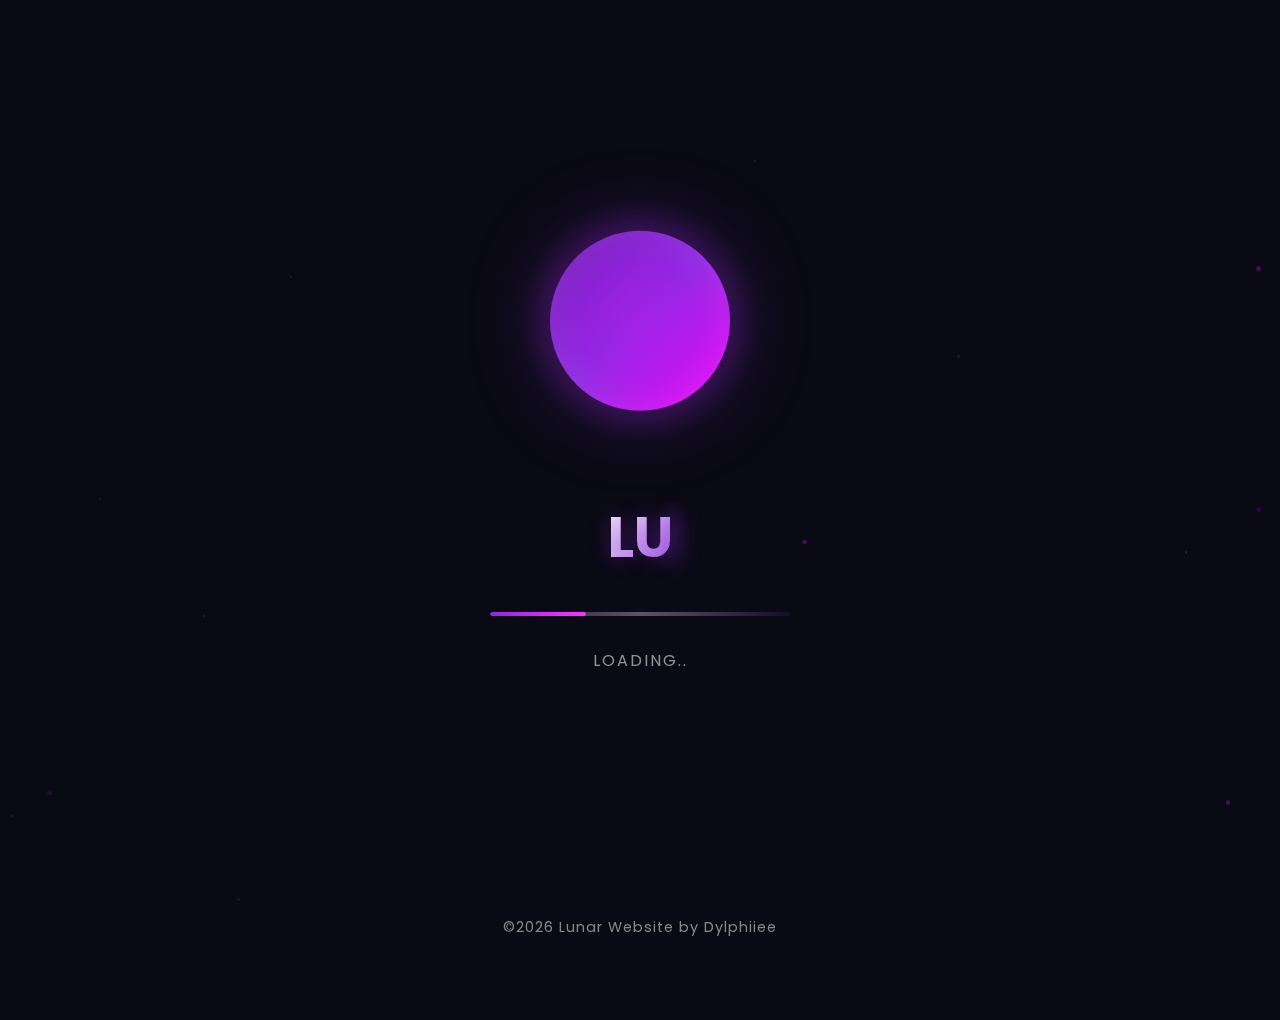
<file: index.html>
<!DOCTYPE html>
<html lang="en">
<head>
    <meta charset="UTF-8">
    <meta name="viewport" content="width=device-width, initial-scale=1.0">
    <title>Lunar Community | Home</title>
    <link rel="stylesheet" href="css/style.css">
    <link rel="stylesheet" href="css/loading.css">
    <link rel="stylesheet" href="https://cdnjs.cloudflare.com/ajax/libs/font-awesome/6.4.0/css/all.min.css">
    <link rel="preconnect" href="https://fonts.googleapis.com">
    <link rel="preconnect" href="https://fonts.gstatic.com" crossorigin>
    <link href="https://fonts.googleapis.com/css2?family=Poppins:wght@300;400;500;600;700&display=swap" rel="stylesheet">
</head>
<body>
    <!-- Loading Screen -->
    <div class="loading-screen" id="loadingScreen">
        <div class="loading-container">
            <div class="moon-logo">
                <div class="moon-shape">
                    <div class="moon-glow"></div>
                    <div class="moon-glow moon-glow-2"></div>
                </div>
            </div>
            <div class="typewriter-container">
                <h1 class="typewriter-text" id="typewriterText"></h1>
            </div>
            <div class="loading-bar">
                <div class="loading-progress" id="loadingProgress"></div>
            </div>
            <p class="loading-text">Loading..</p>
        </div>
    </div>

    <!-- Animated Background Waves -->
    <div class="wave-background">
        <div class="wave wave-1"></div>
        <div class="wave wave-2"></div>
        <div class="wave wave-3"></div>
        <div class="wave wave-4"></div>
    </div>

    <!-- Navigation -->
    <nav class="navbar">
        <div class="nav-container">
            <div class="logo" id="navLogo">
                <div class="logo-icon">
                    <i class="fas fa-moon"></i>
                </div>
                <span>LUNAR</span>
            </div>
            <div class="nav-menu" id="navMenu">
                <a href="index.html" class="nav-link active" data-load="home">
                    <i class="fas fa-home"></i>
                    <span>Home</span>
                </a>
                <a href="about.html" class="nav-link" data-load="about">
                    <i class="fas fa-info-circle"></i>
                    <span>About</span>
                </a>
                <a href="gallery.html" class="nav-link" data-load="gallery">
                    <i class="fas fa-images"></i>
                    <span>Gallery</span>
                </a>
                <a href="contact.html" class="nav-link" data-load="contact">
                    <i class="fas fa-envelope"></i>
                    <span>Contact</span>
                </a>
            </div>
            <button class="menu-toggle" id="menuToggle">
                <i class="fas fa-bars"></i>
            </button>
        </div>
    </nav>

    <!-- Main Content -->
    <main class="main-content" id="mainContent">
        <section class="hero">
            <div class="hero-container">
                <div class="logo-display">
                    <div class="animated-logo">
                        <div class="logo-circle">
                            <div class="moon-graphic">
                                <div class="crescent"></div>
                                <div class="crescent crescent-2"></div>
                                <div class="star star-1"></div>
                                <div class="star star-2"></div>
                                <div class="star star-3"></div>
                            </div>
                            <div class="pulse-ring"></div>
                            <div class="pulse-ring pulse-ring-2"></div>
                        </div>
                    </div>
                    <h1 class="main-title">LUNAR COMMUNITY</h1>
                    <p class="tagline">Tempat para pemain Roblox berkumpul sebagai satu keluarga untuk bermain dan saling mendukung dalam suasana positif.</p>
                </div>

                <div class="hero-actions">
                    <button class="btn btn-primary btn-glow" id="joinBtn">
                        <i class="fas fa-rocket"></i>
                        Bergabung
                    </button>
                </div>
            </div>
        </section>
    </main>

    <!-- Join Modal -->
    <div class="modal-overlay" id="modalOverlay">
        <div class="modal-content blur-modal">
            <div class="modal-header">
                <h2>Join Lunar Community</h2>
                <button class="close-modal" id="closeModal">&times;</button>
            </div>
            <div class="modal-body">
                <p>Pilih platform yang kamu inginkan untuk bergabung dengan komunitas kami:</p>
                <div class="modal-options">
                    <a href="https://discord.gg/BMgtEAdB2" target="_blank" class="platform-option discord-option">
                        <i class="fab fa-discord"></i>
                        <div class="option-details">
                            <h3>Discord Server</h3>
                        </div>
                    </a>
                    <a href="https://chat.whatsapp.com/JEvk4Ym0tVk0TKeMeTfeSC" target="_blank" class="platform-option whatsapp-option">
                        <i class="fab fa-whatsapp"></i>
                        <div class="option-details">
                            <h3>WhatsApp Group</h3>
                        </div>
                    </a>
                </div>
            </div>
        </div>
    </div>

    <!-- Footer -->
    <footer class="footer-minimal">
        <div class="footer-content">
            <p class="copyright">©2026 Lunar Website by Dylphiiee</p>
        </div>
    </footer>

    <!-- Page Loader -->
    <div class="page-loader" id="pageLoader">
        <div class="loader-spinner">
            <div class="spinner-circle"></div>
            <div class="spinner-circle spinner-circle-2"></div>
        </div>
    </div>

    <script src="js/script.js"></script>
    <script src="js/loading.js"></script>
</body>
</html>
</file>
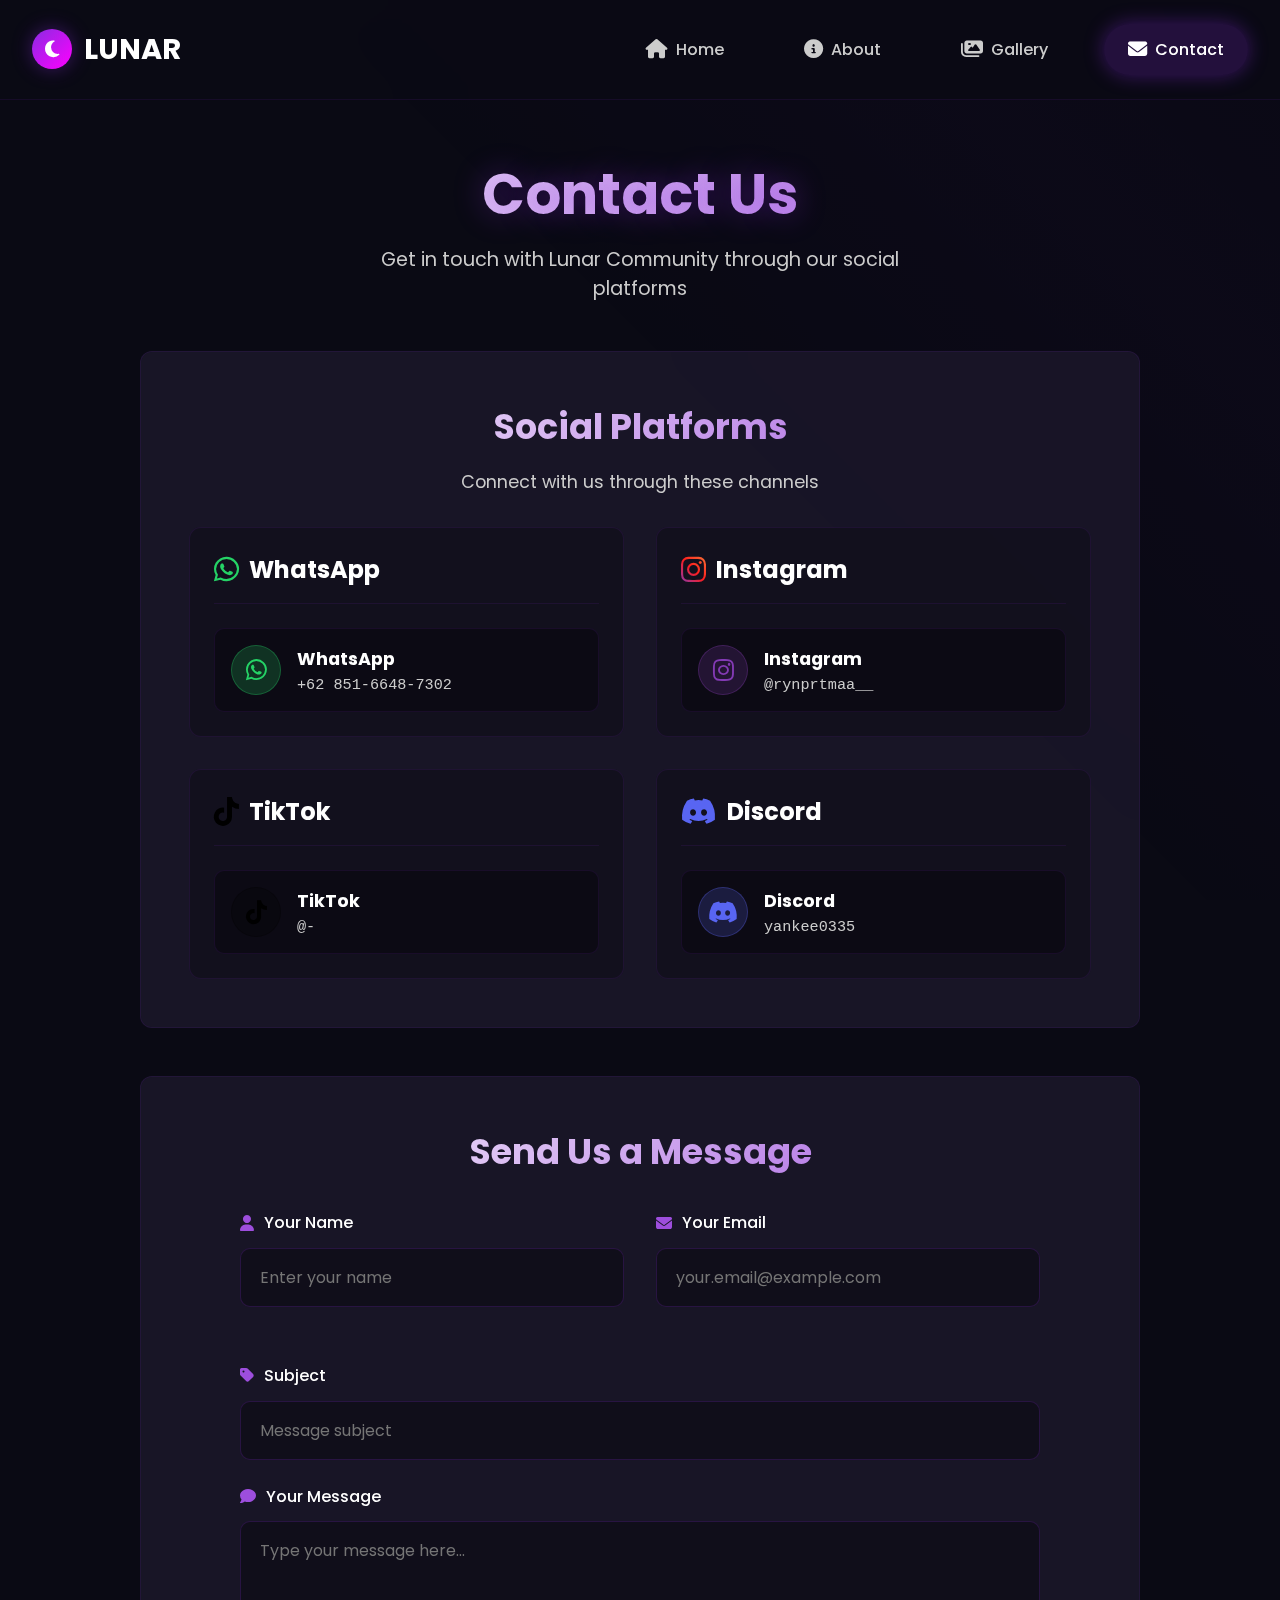
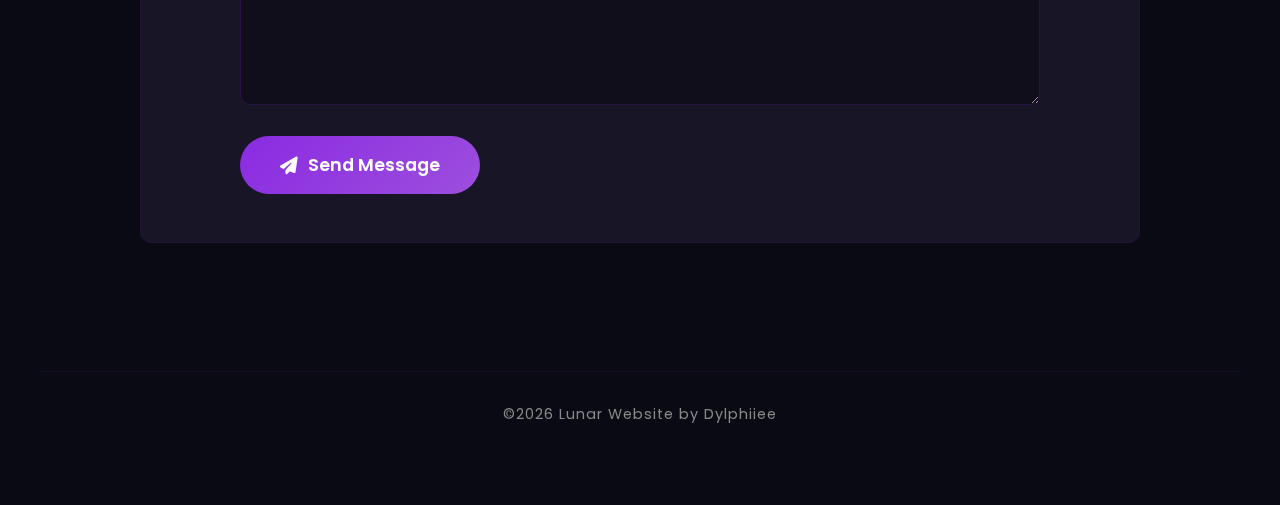
<file: contact.html>
<!DOCTYPE html>
<html lang="en">
<head>
    <meta charset="UTF-8">
    <meta name="viewport" content="width=device-width, initial-scale=1.0">
    <title>Lunar Community | Contact</title>
    <link rel="stylesheet" href="css/style.css">
    <link rel="stylesheet" href="css/loading.css">
    <link rel="stylesheet" href="css/contact.css">
    <link rel="stylesheet" href="https://cdnjs.cloudflare.com/ajax/libs/font-awesome/6.4.0/css/all.min.css">
    <link rel="preconnect" href="https://fonts.googleapis.com">
    <link rel="preconnect" href="https://fonts.gstatic.com" crossorigin>
    <link href="https://fonts.googleapis.com/css2?family=Poppins:wght@300;400;500;600;700&display=swap" rel="stylesheet">
</head>
<body>
    <!-- Page Loader -->
    <div class="page-loader" id="pageLoader">
        <div class="loader-spinner">
            <div class="spinner-circle"></div>
            <div class="spinner-circle spinner-circle-2"></div>
        </div>
    </div>

    <!-- Animated Background Waves -->
    <div class="wave-background">
        <div class="wave wave-1"></div>
        <div class="wave wave-2"></div>
        <div class="wave wave-3"></div>
        <div class="wave wave-4"></div>
    </div>

    <!-- Navigation -->
    <nav class="navbar">
        <div class="nav-container">
            <div class="logo" id="navLogo">
                <div class="logo-icon">
                    <i class="fas fa-moon"></i>
                </div>
                <span>LUNAR</span>
            </div>
            <div class="nav-menu" id="navMenu">
                <a href="index.html" class="nav-link" data-load="home">
                    <i class="fas fa-home"></i>
                    <span>Home</span>
                </a>
                <a href="about.html" class="nav-link" data-load="about">
                    <i class="fas fa-info-circle"></i>
                    <span>About</span>
                </a>
                <a href="gallery.html" class="nav-link" data-load="gallery">
                    <i class="fas fa-images"></i>
                    <span>Gallery</span>
                </a>
                <a href="contact.html" class="nav-link active" data-load="contact">
                    <i class="fas fa-envelope"></i>
                    <span>Contact</span>
                </a>
            </div>
            <button class="menu-toggle" id="menuToggle">
                <i class="fas fa-bars"></i>
            </button>
        </div>
    </nav>

    <!-- Main Content -->
    <main class="main-content" id="mainContent">
        <section class="contact-section">
            <div class="contact-header">
                <h1 class="contact-title">Contact Us</h1>
                <p class="contact-subtitle">Get in touch with Lunar Community through our social platforms</p>
                <div class="title-underline">
                    <div class="underline-line"></div>
                    <div class="underline-dot"></div>
                    <div class="underline-line"></div>
                </div>
            </div>

            <!-- Social Platforms Section -->
            <div class="social-platforms-section">
                <h2 class="section-title">Social Platforms</h2>
                <p class="section-subtitle">Connect with us through these channels</p>
                
                <div class="platforms-grid">
                    <!-- WhatsApp -->
                    <div class="platform-category">
                        <h3 class="category-title">
                            <i class="fab fa-whatsapp"></i>
                            WhatsApp
                        </h3>
                        <div class="platform-list">
                            <div class="platform-item">
                                <div class="platform-icon whatsapp">
                                    <i class="fab fa-whatsapp"></i>
                                </div>
                                <div class="platform-info">
                                    <h4>WhatsApp</h4>
                                    <p class="platform-handle">+62 851-6648-7302</p>
                                </div>
                            </div>
                        </div>
                    </div>

                    <!-- Instagram -->
                    <div class="platform-category">
                        <h3 class="category-title">
                            <i class="fab fa-instagram"></i>
                            Instagram
                        </h3>
                        <div class="platform-list">
                            <div class="platform-item">
                                <div class="platform-icon instagram">
                                    <i class="fab fa-instagram"></i>
                                </div>
                                <div class="platform-info">
                                    <h4>Instagram</h4>
                                    <p class="platform-handle">@rynprtmaa__</p>
                                </div>
                            </div>
                        </div>
                    </div>

                    <!-- TikTok -->
                    <div class="platform-category">
                        <h3 class="category-title">
                            <i class="fab fa-tiktok"></i>
                            TikTok
                        </h3>
                        <div class="platform-list">
                            <div class="platform-item">
                                <div class="platform-icon tiktok">
                                    <i class="fab fa-tiktok"></i>
                                </div>
                                <div class="platform-info">
                                    <h4>TikTok</h4>
                                    <p class="platform-handle">@-</p>
                                </div>
                            </div>
                        </div>
                    </div>

                    <!-- Discord -->
                    <div class="platform-category">
                        <h3 class="category-title">
                            <i class="fab fa-discord"></i>
                            Discord
                        </h3>
                        <div class="platform-list">
                            <div class="platform-item">
                                <div class="platform-icon discord">
                                    <i class="fab fa-discord"></i>
                                </div>
                                <div class="platform-info">
                                    <h4>Discord</h4>
                                    <p class="platform-handle">yankee0335</p>
                                </div>
                            </div>
                        </div>
                    </div>
                </div>
            </div>

            <!-- Message Form Section -->
            <div class="message-form-section">
                <h2 class="section-title">Send Us a Message</h2>
                
                <div class="form-container">
                    <form class="message-form" id="messageForm">
                        <div class="form-row">
                            <div class="form-group">
                                <label for="senderName">
                                    <i class="fas fa-user"></i>
                                    Your Name
                                </label>
                                <input type="text" id="senderName" name="name" required placeholder="Enter your name">
                            </div>
                            
                            <div class="form-group">
                                <label for="senderEmail">
                                    <i class="fas fa-envelope"></i>
                                    Your Email
                                </label>
                                <input type="email" id="senderEmail" name="email" required placeholder="your.email@example.com">
                            </div>
                        </div>
                        
                        <div class="form-group">
                            <label for="messageSubject">
                                <i class="fas fa-tag"></i>
                                Subject
                            </label>
                            <input type="text" id="messageSubject" name="subject" required placeholder="Message subject">
                        </div>
                        
                        <div class="form-group">
                            <label for="messageContent">
                                <i class="fas fa-comment"></i>
                                Your Message
                            </label>
                            <textarea id="messageContent" name="message" required placeholder="Type your message here..." rows="6"></textarea>
                        </div>
                        
                            <button type="submit" class="submit-message-btn">
                                <i class="fas fa-paper-plane"></i>
                                Send Message
                            </button>
                        </div>
                    </form>
                </div>
            </div>
        </section>
    </main>

    <!-- Footer -->
    <footer class="footer-minimal">
        <div class="footer-content">
            <p class="copyright">©2026 Lunar Website by Dylphiiee</p>
        </div>
    </footer>

    <script src="js/script.js"></script>
    <script src="js/contact.js"></script>
</body>
</html>
</file>
<file: css/style.css>
/* ===== ROOT VARIABLES ===== */
:root {
    --primary-purple: #8a2be2;
    --purple-dark: #6a1cb0;
    --purple-light: #9d4edd;
    --purple-glow: rgba(138, 43, 226, 0.4);
    --purple-glow-light: rgba(157, 78, 221, 0.2);
    --background-dark: #0a0a14;
    --background-light: rgba(20, 15, 30, 0.8);
    --surface-blur: rgba(30, 25, 45, 0.7);
    --text-primary: #ffffff;
    --text-secondary: #cccccc;
    --text-muted: #888888;
    --accent-pink: #ff00ff;
    --accent-blue: #00ffff;
    --shadow-soft: 0 8px 32px rgba(0, 0, 0, 0.3);
    --shadow-glow: 0 0 20px var(--purple-glow);
    --border-radius: 12px;
    --transition-smooth: all 0.4s cubic-bezier(0.175, 0.885, 0.32, 1.1);
    --transition-fast: all 0.2s ease;
}

/* ===== BASE STYLES ===== */
* {
    margin: 0;
    padding: 0;
    box-sizing: border-box;
}

body {
    font-family: 'Poppins', sans-serif;
    background-color: var(--background-dark);
    color: var(--text-primary);
    min-height: 100vh;
    overflow-x: hidden;
    position: relative;
}

/* ===== WAVE BACKGROUND ===== */
.wave-background {
    position: fixed;
    top: 0;
    left: 0;
    width: 100%;
    height: 100%;
    z-index: -2;
    opacity: 0.3;
    overflow: hidden;
}

.wave {
    position: absolute;
    bottom: 0;
    left: 0;
    width: 200%;
    height: 1000px;
    background: linear-gradient(
        45deg,
        transparent 30%,
        var(--purple-glow-light) 50%,
        transparent 70%
    );
    border-radius: 45%;
    animation: wave-animation 15s infinite linear;
    opacity: 0.1;
}

.wave-1 {
    animation-delay: 0s;
    background: linear-gradient(
        45deg,
        transparent 30%,
        var(--purple-glow) 50%,
        transparent 70%
    );
    opacity: 0.15;
}

.wave-2 {
    animation-delay: -3s;
    animation-duration: 18s;
    background: linear-gradient(
        45deg,
        transparent 30%,
        rgba(255, 0, 255, 0.1) 50%,
        transparent 70%
    );
    opacity: 0.1;
}

.wave-3 {
    animation-delay: -6s;
    animation-duration: 20s;
    background: linear-gradient(
        45deg,
        transparent 30%,
        rgba(0, 255, 255, 0.05) 50%,
        transparent 70%
    );
    opacity: 0.08;
}

.wave-4 {
    animation-delay: -9s;
    animation-duration: 25s;
    background: linear-gradient(
        45deg,
        transparent 30%,
        rgba(157, 78, 221, 0.05) 50%,
        transparent 70%
    );
    opacity: 0.05;
}

@keyframes wave-animation {
    0% {
        transform: translateX(0) translateY(0) rotate(0deg);
    }
    50% {
        transform: translateX(-25%) translateY(-20px) rotate(180deg);
    }
    100% {
        transform: translateX(-50%) translateY(0) rotate(360deg);
    }
}

/* ===== NAVIGATION ===== */
.navbar {
    position: fixed;
    top: 0;
    left: 0;
    width: 100%;
    padding: 1.5rem 2rem;
    z-index: 1000;
    background: rgba(10, 10, 20, 0.8);
    backdrop-filter: blur(20px);
    -webkit-backdrop-filter: blur(20px);
    border-bottom: 1px solid rgba(138, 43, 226, 0.1);
}

.nav-container {
    max-width: 1400px;
    margin: 0 auto;
    display: flex;
    justify-content: space-between;
    align-items: center;
}

.logo {
    display: flex;
    align-items: center;
    gap: 12px;
    font-size: 1.8rem;
    font-weight: 700;
    color: var(--text-primary);
    cursor: pointer;
    transition: var(--transition-smooth);
}

.logo:hover {
    transform: translateY(-2px);
}

.logo-icon {
    width: 40px;
    height: 40px;
    background: linear-gradient(135deg, var(--primary-purple), var(--accent-pink));
    border-radius: 50%;
    display: flex;
    align-items: center;
    justify-content: center;
    font-size: 1.2rem;
    box-shadow: var(--shadow-glow);
}

.nav-menu {
    display: flex;
    gap: 2rem;
    align-items: center;
}

.nav-link {
    color: var(--text-secondary);
    text-decoration: none;
    display: flex;
    align-items: center;
    gap: 8px;
    padding: 0.8rem 1.5rem;
    border-radius: 50px;
    transition: var(--transition-smooth);
    position: relative;
    overflow: hidden;
    font-weight: 500;
}

.nav-link::before {
    content: '';
    position: absolute;
    top: 0;
    left: -100%;
    width: 100%;
    height: 100%;
    background: linear-gradient(90deg, transparent, rgba(138, 43, 226, 0.2), transparent);
    transition: left 0.6s ease;
}

.nav-link:hover::before {
    left: 100%;
}

.nav-link:hover {
    color: var(--text-primary);
    background: rgba(138, 43, 226, 0.1);
    transform: translateY(-2px);
}

.nav-link.active {
    color: var(--text-primary);
    background: rgba(138, 43, 226, 0.2);
    box-shadow: var(--shadow-glow);
}

.nav-link i {
    font-size: 1.2rem;
}

.menu-toggle {
    display: none;
    background: none;
    border: none;
    color: var(--text-primary);
    font-size: 1.5rem;
    cursor: pointer;
    padding: 0.5rem;
    border-radius: 8px;
    transition: var(--transition-fast);
}

.menu-toggle:hover {
    background: rgba(138, 43, 226, 0.1);
}

/* ===== MAIN CONTENT ===== */
.main-content {
    max-width: 1200px;
    margin: 120px auto 0;
    padding: 0 2rem;
    position: relative;
    z-index: 1;
}

/* ===== HERO SECTION ===== */
.hero {
    text-align: center;
    padding: 4rem 0;
}

.hero-container {
    max-width: 800px;
    margin: 0 auto;
}

.logo-display {
    margin-bottom: 3rem;
}

.animated-logo {
    position: relative;
    display: inline-block;
    margin-bottom: 2rem;
}

.logo-circle {
    width: 220px;
    height: 220px;
    position: relative;
    margin: 0 auto;
}

.moon-graphic {
    position: absolute;
    width: 100%;
    height: 100%;
    border-radius: 50%;
    background: linear-gradient(135deg, var(--purple-dark), var(--primary-purple), var(--accent-pink));
    box-shadow: 
        0 0 60px var(--purple-glow),
        inset 0 0 40px rgba(255, 255, 255, 0.1);
    z-index: 2;
    overflow: hidden;
}

.crescent {
    position: absolute;
    top: 30%;
    left: 20%;
    width: 60%;
    height: 40%;
    background: rgba(0, 0, 0, 0.3);
    border-radius: 50%;
    box-shadow: 
        inset 10px 0 20px rgba(0, 0, 0, 0.5),
        -5px 0 15px rgba(255, 255, 255, 0.1);
}

.crescent-2 {
    top: 40%;
    left: 30%;
    width: 40%;
    height: 30%;
    background: rgba(0, 0, 0, 0.2);
    box-shadow: inset 8px 0 15px rgba(0, 0, 0, 0.4);
}

.star {
    position: absolute;
    background: white;
    border-radius: 50%;
    animation: twinkle 3s infinite;
}

.star-1 {
    width: 6px;
    height: 6px;
    top: 20%;
    right: 25%;
    animation-delay: 0s;
}

.star-2 {
    width: 4px;
    height: 4px;
    bottom: 30%;
    left: 20%;
    animation-delay: 1s;
}

.star-3 {
    width: 5px;
    height: 5px;
    top: 40%;
    left: 15%;
    animation-delay: 2s;
}

@keyframes twinkle {
    0%, 100% { opacity: 0.3; transform: scale(1); }
    50% { opacity: 1; transform: scale(1.2); }
}

.pulse-ring {
    position: absolute;
    top: -20px;
    left: -20px;
    right: -20px;
    bottom: -20px;
    border: 2px solid var(--purple-glow);
    border-radius: 50%;
    animation: pulse-ring 3s infinite;
    z-index: 1;
}

.pulse-ring-2 {
    animation-delay: 1.5s;
}

@keyframes pulse-ring {
    0% {
        transform: scale(0.8);
        opacity: 0.8;
    }
    100% {
        transform: scale(1.4);
        opacity: 0;
    }
}

.main-title {
    font-size: 3.5rem;
    font-weight: 700;
    background: linear-gradient(135deg, var(--text-primary), var(--purple-light));
    -webkit-background-clip: text;
    -webkit-text-fill-color: transparent;
    background-clip: text;
    margin: 1rem 0;
    text-shadow: 0 0 30px var(--purple-glow);
}

.tagline {
    font-size: 1.2rem;
    color: var(--text-secondary);
    margin-bottom: 2rem;
    font-weight: 300;
    letter-spacing: 1px;
}

.hero-description {
    background: var(--surface-blur);
    backdrop-filter: blur(20px);
    border-radius: var(--border-radius);
    padding: 2.5rem;
    margin: 3rem auto;
    border: 1px solid rgba(138, 43, 226, 0.1);
    box-shadow: var(--shadow-soft);
    max-width: 700px;
}

.hero-description p {
    font-size: 1.1rem;
    line-height: 1.8;
    color: var(--text-secondary);
    margin-bottom: 2rem;
}

.hero-stats {
    display: flex;
    justify-content: center;
    gap: 3rem;
    margin-top: 2rem;
}

.stat {
    text-align: center;
}

.stat-number {
    display: block;
    font-size: 2.5rem;
    font-weight: 700;
    background: linear-gradient(135deg, var(--primary-purple), var(--accent-pink));
    -webkit-background-clip: text;
    -webkit-text-fill-color: transparent;
    background-clip: text;
    margin-bottom: 0.5rem;
}

.stat-label {
    color: var(--text-muted);
    font-size: 0.9rem;
    text-transform: uppercase;
    letter-spacing: 1px;
}

.hero-actions {
    display: flex;
    gap: 1.5rem;
    justify-content: center;
    margin-top: 3rem;
}

/* ===== BUTTONS ===== */
.btn {
    padding: 1rem 2.5rem;
    border: none;
    border-radius: 50px;
    font-family: 'Poppins', sans-serif;
    font-size: 1.1rem;
    font-weight: 600;
    cursor: pointer;
    transition: var(--transition-smooth);
    display: inline-flex;
    align-items: center;
    gap: 10px;
    text-decoration: none;
}

.btn-primary {
    background: linear-gradient(135deg, var(--primary-purple), var(--purple-light));
    color: var(--text-primary);
    box-shadow: var(--shadow-glow);
}

.btn-primary:hover {
    transform: translateY(-3px);
    box-shadow: 
        0 0 30px var(--purple-glow),
        0 10px 20px rgba(0, 0, 0, 0.3);
}

.btn-glow {
    animation: gentle-glow 2s infinite alternate;
}

@keyframes gentle-glow {
    from {
        box-shadow: var(--shadow-glow);
    }
    to {
        box-shadow: 
            0 0 40px var(--purple-glow),
            0 0 60px rgba(138, 43, 226, 0.2);
    }
}

.btn-secondary {
    background: rgba(138, 43, 226, 0.1);
    color: var(--text-primary);
    border: 1px solid rgba(138, 43, 226, 0.3);
}

.btn-secondary:hover {
    background: rgba(138, 43, 226, 0.2);
    transform: translateY(-3px);
    border-color: rgba(138, 43, 226, 0.5);
}

/* ===== FEATURES ===== */
.features {
    margin: 5rem 0;
}

.feature-grid {
    display: grid;
    grid-template-columns: repeat(auto-fit, minmax(280px, 1fr));
    gap: 2rem;
    margin-top: 2rem;
}

.feature {
    background: var(--surface-blur);
    backdrop-filter: blur(20px);
    border-radius: var(--border-radius);
    padding: 2rem;
    border: 1px solid rgba(138, 43, 226, 0.1);
    transition: var(--transition-smooth);
    text-align: center;
}

.feature:hover {
    transform: translateY(-5px);
    border-color: rgba(138, 43, 226, 0.3);
    box-shadow: var(--shadow-soft);
}

.feature-icon {
    width: 70px;
    height: 70px;
    background: linear-gradient(135deg, var(--primary-purple), var(--accent-pink));
    border-radius: 50%;
    display: flex;
    align-items: center;
    justify-content: center;
    margin: 0 auto 1.5rem;
    font-size: 1.8rem;
    box-shadow: var(--shadow-glow);
}

.feature h3 {
    font-size: 1.5rem;
    margin-bottom: 1rem;
    color: var(--text-primary);
}

.feature p {
    color: var(--text-secondary);
    line-height: 1.6;
}

/* ===== MODAL ===== */
.modal-overlay {
    position: fixed;
    top: 0;
    left: 0;
    width: 100%;
    height: 100%;
    background: rgba(0, 0, 0, 0.8);
    backdrop-filter: blur(10px);
    display: flex;
    justify-content: center;
    align-items: center;
    z-index: 2000;
    opacity: 0;
    visibility: hidden;
    transition: var(--transition-smooth);
}

.modal-overlay.active {
    opacity: 1;
    visibility: visible;
}

.blur-modal {
    background: var(--surface-blur);
    backdrop-filter: blur(30px);
    border-radius: 20px;
    padding: 2.5rem;
    max-width: 500px;
    width: 90%;
    border: 1px solid rgba(138, 43, 226, 0.2);
    box-shadow: 
        0 20px 60px rgba(0, 0, 0, 0.5),
        0 0 40px var(--purple-glow);
    transform: scale(0.9);
    transition: transform 0.4s cubic-bezier(0.175, 0.885, 0.32, 1.275);
}

.modal-overlay.active .blur-modal {
    transform: scale(1);
}

.modal-header {
    display: flex;
    justify-content: space-between;
    align-items: center;
    margin-bottom: 2rem;
    padding-bottom: 1rem;
    border-bottom: 1px solid rgba(138, 43, 226, 0.1);
}

.modal-header h2 {
    font-size: 1.8rem;
    background: linear-gradient(135deg, var(--text-primary), var(--purple-light));
    -webkit-background-clip: text;
    -webkit-text-fill-color: transparent;
    background-clip: text;
}

.close-modal {
    background: none;
    border: none;
    color: var(--text-secondary);
    font-size: 2rem;
    cursor: pointer;
    line-height: 1;
    width: 40px;
    height: 40px;
    display: flex;
    align-items: center;
    justify-content: center;
    border-radius: 50%;
    transition: var(--transition-fast);
}

.close-modal:hover {
    color: var(--text-primary);
    background: rgba(138, 43, 226, 0.1);
}

.modal-body p {
    color: var(--text-secondary);
    margin-bottom: 2rem;
    line-height: 1.6;
}

.modal-options {
    display: flex;
    flex-direction: column;
    gap: 1rem;
}

.platform-option {
    display: flex;
    align-items: center;
    gap: 1.5rem;
    padding: 1.5rem;
    background: rgba(0, 0, 0, 0.2);
    border-radius: var(--border-radius);
    text-decoration: none;
    color: var(--text-primary);
    transition: var(--transition-smooth);
    border: 1px solid transparent;
}

.platform-option:hover {
    background: rgba(0, 0, 0, 0.3);
    transform: translateX(5px);
    border-color: rgba(138, 43, 226, 0.3);
}

.platform-option i {
    font-size: 2.5rem;
    min-width: 60px;
}

.discord-option i {
    color: #5865F2;
}

.whatsapp-option i {
    color: #25D366;
}

.option-details h3 {
    font-size: 1.3rem;
    margin-bottom: 0.5rem;
}

.option-details p {
    color: var(--text-muted);
    font-size: 0.9rem;
    margin: 0;
}

/* ===== FOOTER ===== */
.footer-minimal {
    padding: 2rem;
    text-align: center;
    margin-top: 4rem;
    position: relative;
}

.footer-content {
    max-width: 1200px;
    margin: 0 auto;
    padding: 2rem 0;
    border-top: 1px solid rgba(138, 43, 226, 0.1);
}

.copyright {
    color: var(--text-muted);
    font-size: 0.9rem;
    margin-bottom: 1rem;
    letter-spacing: 1px;
}

.footer-links {
    display: flex;
    justify-content: center;
    gap: 1.5rem;
    align-items: center;
}

.footer-link {
    color: var(--text-secondary);
    text-decoration: none;
    font-size: 0.85rem;
    transition: var(--transition-fast);
}

.footer-link:hover {
    color: var(--text-primary);
}

.separator {
    color: var(--purple-glow);
    opacity: 0.5;
}

/* ===== PAGE LOADER ===== */
.page-loader {
    position: fixed;
    top: 0;
    left: 0;
    width: 100%;
    height: 100%;
    background: rgba(10, 10, 20, 0.9);
    backdrop-filter: blur(10px);
    display: flex;
    justify-content: center;
    align-items: center;
    z-index: 3000;
    opacity: 0;
    visibility: hidden;
    transition: var(--transition-smooth);
}

.page-loader.active {
    opacity: 1;
    visibility: visible;
}

.loader-spinner {
    position: relative;
    width: 80px;
    height: 80px;
}

.spinner-circle {
    position: absolute;
    width: 100%;
    height: 100%;
    border: 3px solid transparent;
    border-top-color: var(--primary-purple);
    border-radius: 50%;
    animation: spinner-rotate 1.5s linear infinite;
}

.spinner-circle-2 {
    border-top-color: var(--accent-pink);
    animation: spinner-rotate 1.5s linear infinite reverse;
    opacity: 0.7;
}

@keyframes spinner-rotate {
    0% {
        transform: rotate(0deg);
    }
    100% {
        transform: rotate(360deg);
    }
}

/* ===== RESPONSIVE DESIGN ===== */
@media (max-width: 992px) {
    .main-title {
        font-size: 2.8rem;
    }
    
    .logo-circle {
        width: 180px;
        height: 180px;
    }
    
    .feature-grid {
        grid-template-columns: repeat(auto-fit, minmax(250px, 1fr));
    }
}

@media (max-width: 768px) {
    .navbar {
        padding: 1rem;
    }
    
    .nav-menu {
        position: fixed;
        top: 70px;
        left: -100%;
        width: 100%;
        background: rgba(10, 10, 20, 0.95);
        backdrop-filter: blur(20px);
        flex-direction: column;
        padding: 2rem;
        gap: 1rem;
        transition: left 0.4s ease;
        border-top: 1px solid rgba(138, 43, 226, 0.1);
    }
    
    .nav-menu.active {
        left: 0;
    }
    
    .menu-toggle {
        display: block;
    }
    
    .main-content {
        margin-top: 100px;
        padding: 0 1rem;
    }
    
    .main-title {
        font-size: 2.2rem;
    }
    
    .hero-actions {
        flex-direction: column;
        align-items: center;
    }
    
    .btn {
        width: 100%;
        max-width: 300px;
        justify-content: center;
    }
    
    .hero-stats {
        gap: 2rem;
    }
    
    .stat-number {
        font-size: 2rem;
    }
}

@media (max-width: 480px) {
    .main-title {
        font-size: 1.8rem;
    }
    
    .logo-circle {
        width: 150px;
        height: 150px;
    }
    
    .hero-description {
        padding: 1.5rem;
    }
    
    .modal-body {
        padding: 1rem;
    }
    
    .platform-option {
        flex-direction: column;
        text-align: center;
        gap: 1rem;
    }
}
</file>
<file: css/loading.css>
/* ===== LOADING SCREEN ===== */
.loading-screen {
    position: fixed;
    top: 0;
    left: 0;
    width: 100%;
    height: 100%;
    background: var(--background-dark);
    display: flex;
    justify-content: center;
    align-items: center;
    z-index: 9999;
    transition: opacity 0.8s ease, visibility 0.8s ease;
}

.loading-screen.fade-out {
    opacity: 0;
    visibility: hidden;
}

.loading-container {
    text-align: center;
    max-width: 600px;
    padding: 2rem;
}

/* Moon Logo Animation */
.moon-logo {
    margin-bottom: 3rem;
    position: relative;
    display: inline-block;
}

.moon-shape {
    width: 180px;
    height: 180px;
    background: linear-gradient(135deg, var(--purple-dark), var(--primary-purple), var(--accent-pink));
    border-radius: 50%;
    position: relative;
    margin: 0 auto;
    box-shadow: 
        0 0 80px var(--purple-glow),
        inset 0 0 40px rgba(255, 255, 255, 0.1);
    animation: moon-float 4s ease-in-out infinite;
}

.moon-glow {
    position: absolute;
    top: -30px;
    left: -30px;
    right: -30px;
    bottom: -30px;
    border-radius: 50%;
    background: radial-gradient(
        circle at center,
        var(--purple-glow) 0%,
        transparent 70%
    );
    animation: glow-pulse 3s ease-in-out infinite;
    z-index: -1;
}

.moon-glow-2 {
    animation-delay: 1.5s;
    background: radial-gradient(
        circle at center,
        rgba(255, 0, 255, 0.2) 0%,
        transparent 70%
    );
}

@keyframes moon-float {
    0%, 100% {
        transform: translateY(0) scale(1);
    }
    50% {
        transform: translateY(-20px) scale(1.05);
    }
}

@keyframes glow-pulse {
    0%, 100% {
        opacity: 0.5;
        transform: scale(1);
    }
    50% {
        opacity: 0.8;
        transform: scale(1.1);
    }
}

/* Typewriter Effect */
.typewriter-container {
    margin: 2rem 0;
    min-height: 80px;
}

.typewriter-text {
    font-size: 3.5rem;
    font-weight: 700;
    background: linear-gradient(135deg, var(--text-primary), var(--purple-light));
    -webkit-background-clip: text;
    -webkit-text-fill-color: transparent;
    background-clip: text;
    display: inline-block;
    position: relative;
    text-shadow: 0 0 20px var(--purple-glow);
}

.typewriter-text::after {
    content: '|';
    position: absolute;
    right: -10px;
    animation: blink 0.7s infinite;
    color: var(--primary-purple);
}

@keyframes blink {
    0%, 100% { opacity: 1; }
    50% { opacity: 0; }
}

/* Loading Bar */
.loading-bar {
    width: 300px;
    height: 4px;
    background: rgba(138, 43, 226, 0.1);
    border-radius: 2px;
    margin: 2rem auto;
    overflow: hidden;
    position: relative;
}

.loading-progress {
    position: absolute;
    top: 0;
    left: 0;
    height: 100%;
    width: 0%;
    background: linear-gradient(90deg, var(--primary-purple), var(--accent-pink));
    border-radius: 2px;
    transition: width 0.3s ease;
}

.loading-bar::after {
    content: '';
    position: absolute;
    top: 0;
    left: 0;
    right: 0;
    bottom: 0;
    background: linear-gradient(
        90deg,
        transparent 0%,
        rgba(255, 255, 255, 0.3) 50%,
        transparent 100%
    );
    animation: shimmer 2s infinite;
}

@keyframes shimmer {
    0% { transform: translateX(-100%); }
    100% { transform: translateX(100%); }
}

.loading-text {
    color: var(--text-secondary);
    font-size: 1rem;
    margin-top: 1rem;
    letter-spacing: 2px;
    text-transform: uppercase;
    opacity: 0.7;
}

/* ===== FADE IN ANIMATION ===== */
@keyframes fadeInUp {
    from {
        opacity: 0;
        transform: translateY(30px);
    }
    to {
        opacity: 1;
        transform: translateY(0);
    }
}

.fade-in {
    animation: fadeInUp 0.8s ease forwards;
}

/* ===== RESPONSIVE LOADING SCREEN ===== */
@media (max-width: 768px) {
    .moon-shape {
        width: 140px;
        height: 140px;
    }
    
    .typewriter-text {
        font-size: 2.5rem;
    }
    
    .loading-bar {
        width: 250px;
    }
}

@media (max-width: 480px) {
    .moon-shape {
        width: 120px;
        height: 120px;
    }
    
    .typewriter-text {
        font-size: 2rem;
    }
    
    .loading-bar {
        width: 200px;
    }
}
</file>
<file: css/contact.css>
/* ===== CONTACT PAGE STYLES ===== */
.contact-section {
    max-width: 1000px;
    margin: 0 auto;
    padding: 2rem 0;
}

.contact-header {
    text-align: center;
    margin-bottom: 3rem;
}

.contact-title {
    font-size: 3.5rem;
    font-weight: 700;
    background: linear-gradient(135deg, var(--text-primary), var(--purple-light));
    -webkit-background-clip: text;
    -webkit-text-fill-color: transparent;
    background-clip: text;
    margin-bottom: 0.5rem;
    text-shadow: 0 0 30px var(--purple-glow);
}

.contact-subtitle {
    font-size: 1.2rem;
    color: var(--text-secondary);
    margin-bottom: 1.5rem;
    max-width: 600px;
    margin-left: auto;
    margin-right: auto;
}

/* Social Platforms Section */
.social-platforms-section {
    background: var(--surface-blur);
    backdrop-filter: blur(20px);
    border-radius: var(--border-radius);
    padding: 3rem;
    margin-bottom: 3rem;
    border: 1px solid rgba(138, 43, 226, 0.1);
}

.section-title {
    font-size: 2.2rem;
    color: var(--text-primary);
    margin-bottom: 1rem;
    text-align: center;
    background: linear-gradient(135deg, var(--text-primary), var(--purple-light));
    -webkit-background-clip: text;
    -webkit-text-fill-color: transparent;
    background-clip: text;
}

.section-subtitle {
    font-size: 1.1rem;
    color: var(--text-secondary);
    text-align: center;
    margin-bottom: 2rem;
    max-width: 600px;
    margin-left: auto;
    margin-right: auto;
}

.platforms-grid {
    display: grid;
    grid-template-columns: repeat(auto-fit, minmax(300px, 1fr));
    gap: 2rem;
    margin-top: 2rem;
}

.platform-category {
    background: rgba(0, 0, 0, 0.2);
    border-radius: var(--border-radius);
    padding: 1.5rem;
    border: 1px solid rgba(138, 43, 226, 0.1);
    transition: var(--transition-smooth);
}

.platform-category:hover {
    transform: translateY(-5px);
    border-color: rgba(138, 43, 226, 0.3);
    box-shadow: var(--shadow-soft);
}

.category-title {
    font-size: 1.5rem;
    color: var(--text-primary);
    margin-bottom: 1.5rem;
    display: flex;
    align-items: center;
    gap: 10px;
    padding-bottom: 1rem;
    border-bottom: 1px solid rgba(138, 43, 226, 0.1);
}

.category-title i {
    font-size: 1.8rem;
}

.category-title i.fa-whatsapp {
    color: #25D366;
}

.category-title i.fa-instagram {
    background: linear-gradient(45deg, #833AB4, #FD1D1D, #F77737);
    -webkit-background-clip: text;
    -webkit-text-fill-color: transparent;
    background-clip: text;
}

.category-title i.fa-tiktok {
    color: #000000;
}

.category-title i.fa-discord {
    color: #5865F2;
}

.platform-list {
    display: flex;
    flex-direction: column;
    gap: 1rem;
}

.platform-item {
    display: flex;
    align-items: center;
    gap: 1rem;
    padding: 1rem;
    background: rgba(0, 0, 0, 0.3);
    border-radius: 10px;
    border: 1px solid rgba(138, 43, 226, 0.1);
    transition: var(--transition-fast);
}

.platform-item:hover {
    background: rgba(0, 0, 0, 0.4);
    border-color: rgba(138, 43, 226, 0.3);
    transform: translateX(5px);
}

.platform-icon {
    width: 50px;
    height: 50px;
    border-radius: 50%;
    display: flex;
    align-items: center;
    justify-content: center;
    font-size: 1.5rem;
    flex-shrink: 0;
}

.platform-icon.whatsapp {
    background: rgba(37, 211, 102, 0.2);
    color: #25D366;
    border: 1px solid rgba(37, 211, 102, 0.3);
}

.platform-icon.instagram {
    background: rgba(131, 58, 180, 0.2);
    color: #833AB4;
    border: 1px solid rgba(131, 58, 180, 0.3);
}

.platform-icon.tiktok {
    background: rgba(0, 0, 0, 0.2);
    color: #000000;
    border: 1px solid rgba(0, 0, 0, 0.3);
}

.platform-icon.discord {
    background: rgba(88, 101, 242, 0.2);
    color: #5865F2;
    border: 1px solid rgba(88, 101, 242, 0.3);
}

.platform-info {
    flex: 1;
}

.platform-info h4 {
    font-size: 1.1rem;
    color: var(--text-primary);
    margin-bottom: 0.3rem;
}

.platform-handle {
    font-size: 0.95rem;
    color: var(--text-secondary);
    font-family: monospace;
    word-break: break-all;
}

/* Message Form Section */
.message-form-section {
    background: var(--surface-blur);
    backdrop-filter: blur(20px);
    border-radius: var(--border-radius);
    padding: 3rem;
    border: 1px solid rgba(138, 43, 226, 0.1);
}

.form-container {
    max-width: 800px;
    margin: 0 auto;
}

.message-form {
    margin-top: 2rem;
}

.form-row {
    display: grid;
    grid-template-columns: 1fr 1fr;
    gap: 2rem;
    margin-bottom: 2rem;
}

@media (max-width: 768px) {
    .form-row {
        grid-template-columns: 1fr;
        gap: 1.5rem;
    }
}

.form-group {
    margin-bottom: 1.5rem;
}

.form-group label {
    display: flex;
    align-items: center;
    gap: 10px;
    color: var(--text-primary);
    font-weight: 500;
    margin-bottom: 0.8rem;
    font-size: 1rem;
}

.form-group label i {
    color: var(--purple-light);
}

.form-group input,
.form-group textarea {
    width: 100%;
    padding: 1rem 1.2rem;
    background: rgba(0, 0, 0, 0.3);
    border: 1px solid rgba(138, 43, 226, 0.2);
    border-radius: 10px;
    color: var(--text-primary);
    font-family: 'Poppins', sans-serif;
    font-size: 1rem;
    transition: var(--transition-fast);
}

.form-group input:focus,
.form-group textarea:focus {
    outline: none;
    border-color: rgba(138, 43, 226, 0.5);
    box-shadow: 0 0 15px var(--purple-glow);
}

.form-group textarea {
    resize: vertical;
    min-height: 150px;
}

.form-footer {
    display: flex;
    justify-content: space-between;
    align-items: center;
    flex-wrap: wrap;
    gap: 1.5rem;
    margin-top: 2rem;
}

.form-notice {
    flex: 1;
    display: flex;
    gap: 10px;
    align-items: flex-start;
    padding: 1rem;
    background: rgba(138, 43, 226, 0.1);
    border-radius: 10px;
    border-left: 3px solid var(--accent-pink);
}

.form-notice i {
    color: var(--accent-pink);
    font-size: 1.2rem;
    margin-top: 0.2rem;
}

.form-notice p {
    color: var(--text-secondary);
    font-size: 0.95rem;
    line-height: 1.5;
}

.form-notice strong {
    color: var(--purple-light);
}

.submit-message-btn {
    padding: 1rem 2.5rem;
    background: linear-gradient(135deg, var(--primary-purple), var(--purple-light));
    border: none;
    border-radius: 50px;
    color: var(--text-primary);
    font-family: 'Poppins', sans-serif;
    font-size: 1.1rem;
    font-weight: 600;
    cursor: pointer;
    transition: var(--transition-smooth);
    display: flex;
    align-items: center;
    gap: 10px;
    min-width: 200px;
}

.submit-message-btn:hover {
    transform: translateY(-3px);
    box-shadow: 
        0 0 30px var(--purple-glow),
        0 10px 20px rgba(0, 0, 0, 0.3);
}

.submit-message-btn:disabled {
    opacity: 0.6;
    cursor: not-allowed;
    transform: none !important;
    box-shadow: none !important;
}

/* Success Message */
.success-message {
    text-align: center;
    padding: 3rem;
    background: rgba(37, 211, 102, 0.1);
    border-radius: var(--border-radius);
    border: 1px solid rgba(37, 211, 102, 0.2);
    margin-top: 2rem;
    display: none;
}

.success-message.active {
    display: block;
    animation: fadeIn 0.5s ease;
}

.success-icon {
    font-size: 4rem;
    color: #25D366;
    margin-bottom: 1.5rem;
}

.success-message h3 {
    font-size: 1.8rem;
    color: var(--text-primary);
    margin-bottom: 1rem;
}

.success-message p {
    color: var(--text-secondary);
    line-height: 1.6;
    max-width: 600px;
    margin: 0 auto;
}

.success-message strong {
    color: var(--purple-light);
}

@keyframes fadeIn {
    from {
        opacity: 0;
        transform: translateY(20px);
    }
    to {
        opacity: 1;
        transform: translateY(0);
    }
}

/* ===== RESPONSIVE CONTACT PAGE ===== */
@media (max-width: 992px) {
    .platforms-grid {
        grid-template-columns: 1fr;
    }
}

@media (max-width: 768px) {
    .contact-title {
        font-size: 2.5rem;
    }
    
    .social-platforms-section,
    .message-form-section {
        padding: 2rem 1.5rem;
    }
    
    .section-title {
        font-size: 1.8rem;
    }
    
    .platform-category {
        padding: 1.5rem 1rem;
    }
    
    .category-title {
        font-size: 1.3rem;
    }
    
    .form-footer {
        flex-direction: column;
        align-items: stretch;
    }
    
    .submit-message-btn {
        width: 100%;
        justify-content: center;
    }
}

@media (max-width: 480px) {
    .contact-title {
        font-size: 2rem;
    }
    
    .contact-subtitle {
        font-size: 1rem;
        padding: 0 1rem;
    }
    
    .platform-item {
        padding: 0.8rem;
    }
    
    .platform-icon {
        width: 40px;
        height: 40px;
        font-size: 1.2rem;
    }
    
    .platform-info h4 {
        font-size: 1rem;
    }
    
    .platform-handle {
        font-size: 0.85rem;
    }
    
    .success-message {
        padding: 2rem 1rem;
    }
    
    .success-icon {
        font-size: 3rem;
    }
}
</file>
